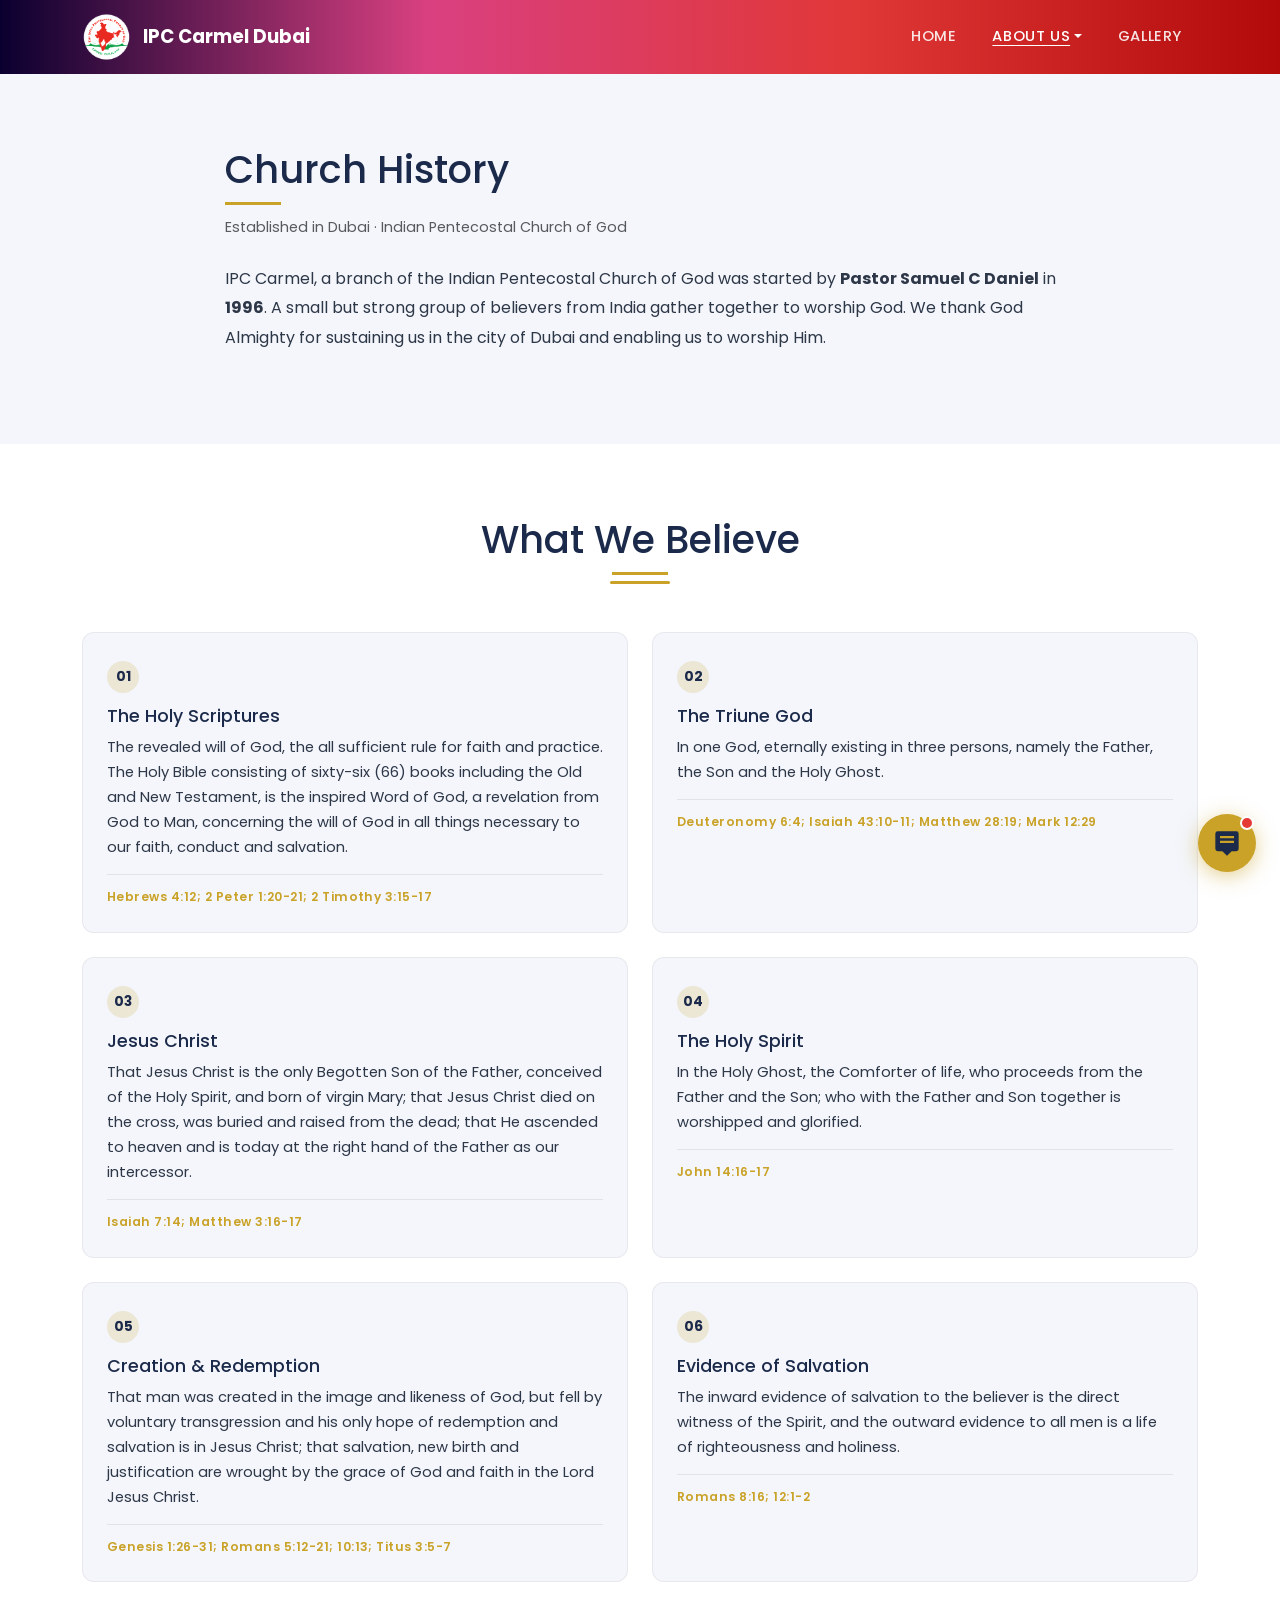
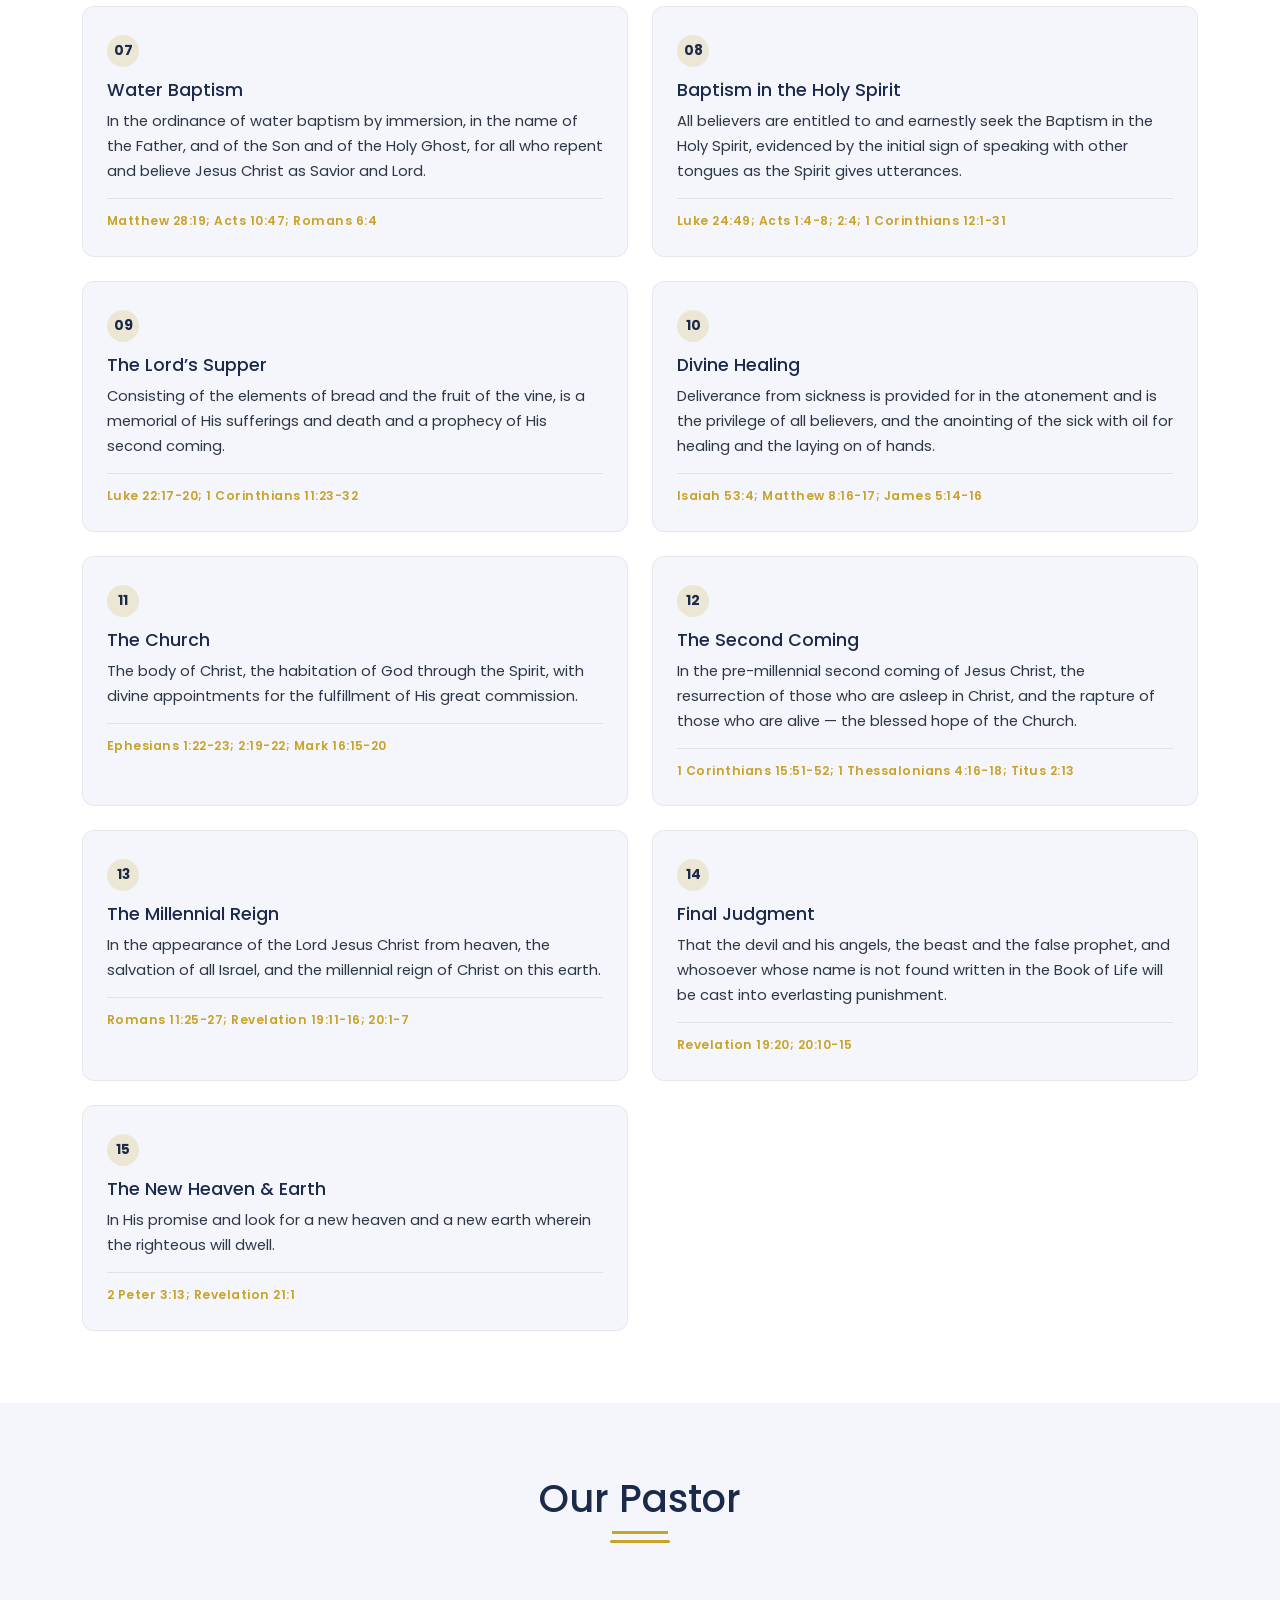
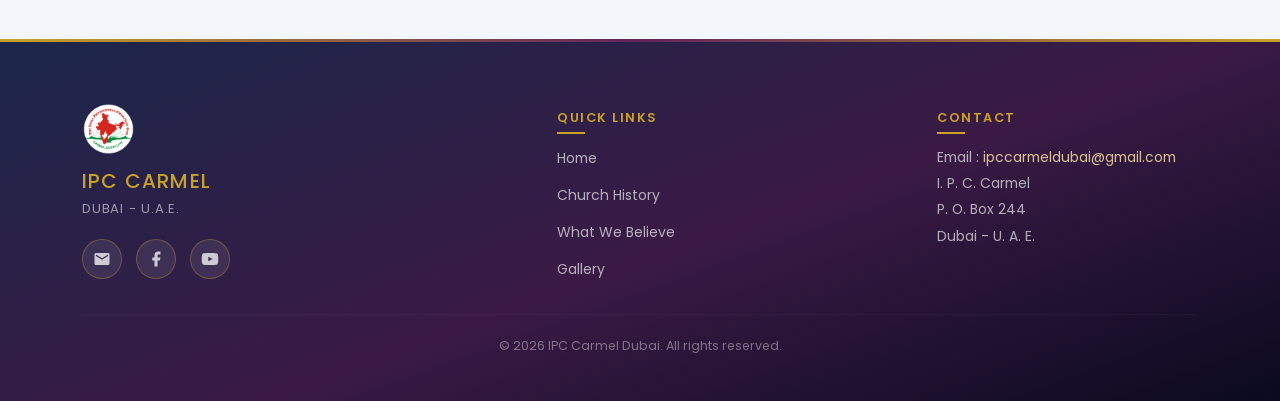
<file: about.html>
<!DOCTYPE html>
<html lang="en">
<head>
  <meta charset="UTF-8">
  <meta name="viewport" content="width=device-width, initial-scale=1.0">
  <meta name="description" content="Learn about IPC Carmel Dubai – our church history, vision, and leadership team.">
  <title>About Us – IPC Carmel Dubai</title>
  <link rel="stylesheet" href="css/bootstrap.min.css">
  <link rel="stylesheet" href="css/style.css">
</head>
<body>

  <!-- ═══════════════════════════════ NAVBAR ═══════════════════════════════ -->
  <nav class="navbar navbar-expand-lg sticky-top" aria-label="Main navigation">
    <div class="container">
      <a class="navbar-brand" href="index.html">
        <img src="images/logo/logo.png" alt="IPC Carmel Dubai logo" width="180" height="57">
        <span class="navbar-brand-text">IPC Carmel Dubai</span>
      </a>
      <button class="navbar-toggler" type="button"
              data-bs-toggle="collapse" data-bs-target="#mainNav"
              aria-controls="mainNav" aria-expanded="false" aria-label="Toggle navigation">
        <span class="navbar-toggler-icon"></span>
      </button>
      <div class="collapse navbar-collapse" id="mainNav">
        <ul class="navbar-nav ms-auto align-items-lg-center gap-lg-1">
          <li class="nav-item">
            <a class="nav-link" href="index.html">Home</a>
          </li>
          <li class="nav-item dropdown">
            <a class="nav-link dropdown-toggle active" href="#" role="button"
               data-bs-toggle="dropdown" aria-expanded="false">About Us</a>
            <ul class="dropdown-menu">
              <li><a class="dropdown-item" href="#church-history">Church History</a></li>
              <li><a class="dropdown-item" href="#what-we-believe">What We Believe</a></li>
              <li><a class="dropdown-item" href="#our-pastor">Our Pastor</a></li>
            </ul>
          </li>
          <li class="nav-item">
            <a class="nav-link" href="gallery.html">Gallery</a>
          </li>
        </ul>
      </div>
    </div>
  </nav>
  <!-- /NAVBAR -->

  <!-- ═══════════════════════════ CHURCH HISTORY ═══════════════════════════ -->
  <section class="history-section" id="church-history" aria-labelledby="historyHeading">
    <div class="container">
      <div class="row justify-content-center">
        <div class="col-12 col-lg-9">

          <div class="fade-up">
            <h2 class="section-heading" id="historyHeading">Church History</h2>
            <p class="text-muted mt-1 mb-4" style="font-size:0.9rem;">
              Established in Dubai · Indian Pentecostal Church of God
            </p>
          </div>

          <div class="history-content fade-up">
            <p>
              IPC Carmel, a branch of the Indian Pentecostal Church of God was started by
              <strong>Pastor Samuel C Daniel</strong> in <strong>1996</strong>. A small but
              strong group of believers from India gather together to worship God. We thank
              God Almighty for sustaining us in the city of Dubai and enabling us to worship Him.
            </p>
          </div>

        </div>
      </div>
    </div>
  </section>
  <!-- /CHURCH HISTORY -->

  <!-- ═══════════════════════ WHAT WE BELIEVE ═══════════════════════ -->
  <section class="believe-section" id="what-we-believe" aria-labelledby="believeHeading">
    <div class="container">
      <div class="text-center mb-5 fade-up">
        <h2 class="section-heading centered" id="believeHeading">What We Believe</h2>
        <div class="gold-divider"></div>
      </div>
      <div class="row g-4 belief-grid">
        <div class="col-12 col-md-6 fade-up">
          <div class="belief-card">
            <span class="belief-number">01</span>
            <h4>The Holy Scriptures</h4>
            <p>The revealed will of God, the all sufficient rule for faith and practice. The Holy Bible consisting of sixty-six (66) books including the Old and New Testament, is the inspired Word of God, a revelation from God to Man, concerning the will of God in all things necessary to our faith, conduct and salvation.</p>
            <span class="believe-ref">Hebrews 4:12; 2 Peter 1:20-21; 2 Timothy 3:15-17</span>
          </div>
        </div>
        <div class="col-12 col-md-6 fade-up">
          <div class="belief-card">
            <span class="belief-number">02</span>
            <h4>The Triune God</h4>
            <p>In one God, eternally existing in three persons, namely the Father, the Son and the Holy Ghost.</p>
            <span class="believe-ref">Deuteronomy 6:4; Isaiah 43:10-11; Matthew 28:19; Mark 12:29</span>
          </div>
        </div>
        <div class="col-12 col-md-6 fade-up">
          <div class="belief-card">
            <span class="belief-number">03</span>
            <h4>Jesus Christ</h4>
            <p>That Jesus Christ is the only Begotten Son of the Father, conceived of the Holy Spirit, and born of virgin Mary; that Jesus Christ died on the cross, was buried and raised from the dead; that He ascended to heaven and is today at the right hand of the Father as our intercessor.</p>
            <span class="believe-ref">Isaiah 7:14; Matthew 3:16-17</span>
          </div>
        </div>
        <div class="col-12 col-md-6 fade-up">
          <div class="belief-card">
            <span class="belief-number">04</span>
            <h4>The Holy Spirit</h4>
            <p>In the Holy Ghost, the Comforter of life, who proceeds from the Father and the Son; who with the Father and Son together is worshipped and glorified.</p>
            <span class="believe-ref">John 14:16-17</span>
          </div>
        </div>
        <div class="col-12 col-md-6 fade-up">
          <div class="belief-card">
            <span class="belief-number">05</span>
            <h4>Creation &amp; Redemption</h4>
            <p>That man was created in the image and likeness of God, but fell by voluntary transgression and his only hope of redemption and salvation is in Jesus Christ; that salvation, new birth and justification are wrought by the grace of God and faith in the Lord Jesus Christ.</p>
            <span class="believe-ref">Genesis 1:26-31; Romans 5:12-21; 10:13; Titus 3:5-7</span>
          </div>
        </div>
        <div class="col-12 col-md-6 fade-up">
          <div class="belief-card">
            <span class="belief-number">06</span>
            <h4>Evidence of Salvation</h4>
            <p>The inward evidence of salvation to the believer is the direct witness of the Spirit, and the outward evidence to all men is a life of righteousness and holiness.</p>
            <span class="believe-ref">Romans 8:16; 12:1-2</span>
          </div>
        </div>
        <div class="col-12 col-md-6 fade-up">
          <div class="belief-card">
            <span class="belief-number">07</span>
            <h4>Water Baptism</h4>
            <p>In the ordinance of water baptism by immersion, in the name of the Father, and of the Son and of the Holy Ghost, for all who repent and believe Jesus Christ as Savior and Lord.</p>
            <span class="believe-ref">Matthew 28:19; Acts 10:47; Romans 6:4</span>
          </div>
        </div>
        <div class="col-12 col-md-6 fade-up">
          <div class="belief-card">
            <span class="belief-number">08</span>
            <h4>Baptism in the Holy Spirit</h4>
            <p>All believers are entitled to and earnestly seek the Baptism in the Holy Spirit, evidenced by the initial sign of speaking with other tongues as the Spirit gives utterances.</p>
            <span class="believe-ref">Luke 24:49; Acts 1:4-8; 2:4; 1 Corinthians 12:1-31</span>
          </div>
        </div>
        <div class="col-12 col-md-6 fade-up">
          <div class="belief-card">
            <span class="belief-number">09</span>
            <h4>The Lord&rsquo;s Supper</h4>
            <p>Consisting of the elements of bread and the fruit of the vine, is a memorial of His sufferings and death and a prophecy of His second coming.</p>
            <span class="believe-ref">Luke 22:17-20; 1 Corinthians 11:23-32</span>
          </div>
        </div>
        <div class="col-12 col-md-6 fade-up">
          <div class="belief-card">
            <span class="belief-number">10</span>
            <h4>Divine Healing</h4>
            <p>Deliverance from sickness is provided for in the atonement and is the privilege of all believers, and the anointing of the sick with oil for healing and the laying on of hands.</p>
            <span class="believe-ref">Isaiah 53:4; Matthew 8:16-17; James 5:14-16</span>
          </div>
        </div>
        <div class="col-12 col-md-6 fade-up">
          <div class="belief-card">
            <span class="belief-number">11</span>
            <h4>The Church</h4>
            <p>The body of Christ, the habitation of God through the Spirit, with divine appointments for the fulfillment of His great commission.</p>
            <span class="believe-ref">Ephesians 1:22-23; 2:19-22; Mark 16:15-20</span>
          </div>
        </div>
        <div class="col-12 col-md-6 fade-up">
          <div class="belief-card">
            <span class="belief-number">12</span>
            <h4>The Second Coming</h4>
            <p>In the pre-millennial second coming of Jesus Christ, the resurrection of those who are asleep in Christ, and the rapture of those who are alive &mdash; the blessed hope of the Church.</p>
            <span class="believe-ref">1 Corinthians 15:51-52; 1 Thessalonians 4:16-18; Titus 2:13</span>
          </div>
        </div>
        <div class="col-12 col-md-6 fade-up">
          <div class="belief-card">
            <span class="belief-number">13</span>
            <h4>The Millennial Reign</h4>
            <p>In the appearance of the Lord Jesus Christ from heaven, the salvation of all Israel, and the millennial reign of Christ on this earth.</p>
            <span class="believe-ref">Romans 11:25-27; Revelation 19:11-16; 20:1-7</span>
          </div>
        </div>
        <div class="col-12 col-md-6 fade-up">
          <div class="belief-card">
            <span class="belief-number">14</span>
            <h4>Final Judgment</h4>
            <p>That the devil and his angels, the beast and the false prophet, and whosoever whose name is not found written in the Book of Life will be cast into everlasting punishment.</p>
            <span class="believe-ref">Revelation 19:20; 20:10-15</span>
          </div>
        </div>
        <div class="col-12 col-md-6 fade-up">
          <div class="belief-card">
            <span class="belief-number">15</span>
            <h4>The New Heaven &amp; Earth</h4>
            <p>In His promise and look for a new heaven and a new earth wherein the righteous will dwell.</p>
            <span class="believe-ref">2 Peter 3:13; Revelation 21:1</span>
          </div>
        </div>
      </div>
    </div>
  </section>
  <!-- /WHAT WE BELIEVE -->

  <!-- ═══════════════════════════ OUR PASTOR ═══════════════════════════ -->
  <section class="leadership-section" id="our-pastor" aria-labelledby="pastorHeading" style="background:var(--off-white);">
    <div class="container">
      <div class="text-center mb-5 fade-up">
        <h2 class="section-heading centered" id="pastorHeading">Our Pastor</h2>
        <div class="gold-divider"></div>
      </div>
      <div class="row justify-content-center g-4">
        <!--
        <div class="col-12 col-sm-8 col-md-5 col-lg-4 fade-up">
          <div class="pastor-card">
            <div class="pastor-photo-placeholder" role="img" aria-label="Pastor photo placeholder">
              <span aria-hidden="true" style="font-size:4rem;color:rgba(201,162,39,0.6);">&#128100;</span>
              <p>Pastor Photo</p>
            </div>
            <div class="pastor-info">
              <p class="pastor-title">Senior Pastor</p>
              <h3>Pastor Samuel C. Daniel</h3>
              <p>Founder and Senior Pastor of IPC Carmel Dubai since 1996. Under his faithful leadership, the congregation has grown from a small gathering of believers into a thriving community of faith, serving the Malayalam-speaking community in Dubai with love and dedication.</p>
            </div>
          </div>
        </div>
        -->
      </div>
    </div>
  </section>
  <!-- /OUR PASTOR -->

  <!-- ═══════════════════════════════ FOOTER ═══════════════════════════════ -->
  <footer class="site-footer" aria-label="Site footer">
    <div class="container">
      <div class="row g-4 justify-content-between align-items-start">
        <div class="col-12 col-md-5 col-lg-4">
          <div class="footer-brand">
            <img src="images/logo/logo.png" alt="IPC Carmel Dubai logo" width="160" height="51">
            <h5>IPC Carmel</h5>
            <p>Dubai - U.A.E.</p>
          </div>
          <div class="footer-social">
            <a href="mailto:ipccarmeldubai@gmail.com" aria-label="Email IPC Carmel Dubai">
              <svg width="18" height="18" viewBox="0 0 24 24" fill="currentColor" aria-hidden="true">
                <path d="M20 4H4a2 2 0 0 0-2 2v12a2 2 0 0 0 2 2h16a2 2 0 0 0 2-2V6a2 2 0 0 0-2-2zm0 4-8 5-8-5V6l8 5 8-5v2z"/>
              </svg>
            </a>
            <a href="https://www.facebook.com/p/IPC-Carmel-Church-Dubai-100064395893079/" target="_blank" rel="noopener noreferrer" aria-label="IPC Carmel Dubai on Facebook">
              <svg width="18" height="18" viewBox="0 0 24 24" fill="currentColor" aria-hidden="true">
                <path d="M18 2h-3a5 5 0 0 0-5 5v3H7v4h3v8h4v-8h3l1-4h-4V7a1 1 0 0 1 1-1h3z"/>
              </svg>
            </a>
            <a href="http://www.youtube.com/@ipccarmeldubai" target="_blank" rel="noopener noreferrer" aria-label="IPC Carmel Dubai on YouTube">
              <svg width="18" height="18" viewBox="0 0 24 24" fill="currentColor" aria-hidden="true">
                <path d="M22.54 6.42a2.78 2.78 0 0 0-1.95-1.96C18.88 4 12 4 12 4s-6.88 0-8.59.46A2.78 2.78 0 0 0 1.46 6.42 29 29 0 0 0 1 12a29 29 0 0 0 .46 5.58a2.78 2.78 0 0 0 1.95 1.96C5.12 20 12 20 12 20s6.88 0 8.59-.46a2.78 2.78 0 0 0 1.95-1.96A29 29 0 0 0 23 12a29 29 0 0 0-.46-5.58zM9.75 15.02V8.98L15.5 12l-5.75 3.02z"/>
              </svg>
            </a>
          </div>
        </div>
        <div class="col-6 col-md-3">
          <h6 class="footer-heading">Quick Links</h6>
          <ul class="footer-links">
            <li><a href="index.html">Home</a></li>
            <li><a href="#church-history">Church History</a></li>
            <li><a href="#what-we-believe">What We Believe</a></li>
            <li><a href="gallery.html">Gallery</a></li>
          </ul>
        </div>
        <div class="col-6 col-md-3">
          <h6 class="footer-heading">Contact</h6>
          <address class="footer-contact">
            Email : <a href="mailto:ipccarmeldubai@gmail.com">ipccarmeldubai@gmail.com</a><br>
            I. P. C. Carmel<br>
            P. O. Box 244<br>
            Dubai - U. A. E.
          </address>
        </div>
      </div>
      <hr class="footer-divider">
      <p class="footer-copy">&copy; <span id="footerYear"></span> IPC Carmel Dubai. All rights reserved.</p>
    </div>
  </footer>
  <!-- /FOOTER -->

  <script src="js/bootstrap.bundle.min.js"></script>
  <script src="js/main.js"></script>
  <script src="js/chatbot.js"></script>
  <script>document.getElementById('footerYear').textContent = new Date().getFullYear();</script>
</body>
</html>
</file>
<file: css/style.css>
﻿/* =========================================================
   IPC Carmel Dubai â€“ Custom Stylesheet
   Theme: Deep Navy #1B2A4A  |  Gold #C9A227
   ========================================================= */

/* ---------- Google Fonts (local fallback to system serif) ---------- */
@import url('https://fonts.googleapis.com/css2?family=Poppins:wght@300;400;500;600;700&display=swap');

/* ---------- CSS Variables ---------- */
:root {
  --navy:      #1B2A4A;
  --navy-dark: #111d33;
  --navy-mid:  #243660;
  --gold:      #C9A227;
  --gold-light:#e0b93a;
  --white:     #ffffff;
  --off-white: #f4f6fb;
  --text:      #2d3748;
  --text-muted:#6b7280;
  --serif:     'Poppins', system-ui, sans-serif;
  --sans:      'Poppins', system-ui, sans-serif;
  --radius:    8px;
  --shadow:    0 4px 24px rgba(0,0,0,0.10);
  --shadow-lg: 0 8px 40px rgba(0,0,0,0.16);
  --transition:0.3s ease;
}

/* ---------- Reset & Base ---------- */
*, *::before, *::after { box-sizing: border-box; }

html { scroll-behavior: smooth; }

body {
  font-family: var(--sans);
  color: var(--text);
  background: var(--white);
  line-height: 1.7;
  font-size: 16px;
  overflow-x: hidden;
}

h1, h2, h3, h4, h5 {
  font-family: var(--serif);
  color: var(--navy);
  line-height: 1.25;
}

a { color: var(--gold); text-decoration: none; transition: color var(--transition); }
a:hover { color: var(--gold-light); }

img { max-width: 100%; height: auto; display: block; }

/* ---------- Utility ---------- */
.text-gold  { color: var(--gold) !important; }
.text-navy  { color: var(--navy) !important; }
.bg-navy    { background-color: var(--navy) !important; }
.bg-gold    { background-color: var(--gold) !important; }
.bg-off     { background-color: var(--off-white) !important; }

.section-heading {
  font-family: var(--serif);
  font-size: clamp(1.6rem, 3vw, 2.4rem);
  color: var(--navy);
  position: relative;
  display: inline-block;
  margin-bottom: 0.4rem;
}
.section-heading::after {
  content: '';
  display: block;
  width: 56px;
  height: 3px;
  background: var(--gold);
  margin-top: 8px;
}
.section-heading.centered::after { margin-left: auto; margin-right: auto; }

.section-wrap { padding: 72px 0; }
.section-wrap-sm { padding: 48px 0; }

/* ---------- Navbar ---------- */
.navbar {
  background: linear-gradient(to right, #0a002f, #d94080, #e03737, #b20a0a) !important;
}

.navbar-brand {
  display: flex;
  align-items: center;
  gap: 12px;
}
.navbar-brand img {
  height: 48px;
  width: auto;
  filter: brightness(1.1);
}
.navbar-brand-text {
  font-family: var(--serif);
  font-size: 1.15rem;
  font-weight: 700;
  color: #ffffff;
  white-space: nowrap;
  line-height: 1.1;
}

.navbar-nav .nav-link {
  font-family: var(--sans);
  font-weight: 500;
  font-size: 0.92rem;
  color: rgba(255,255,255,0.88) !important;
  letter-spacing: 0.04em;
  padding: 0.5rem 1rem !important;
  transition: color var(--transition);
  text-transform: uppercase;
}
.navbar-nav .nav-link:hover,`r`n.navbar-nav .nav-link.active { color: #ffffff !important; text-decoration: underline; text-underline-offset: 4px; }

.navbar-toggler {
  border: 1.5px solid var(--gold);
  padding: 4px 8px;
}
.navbar-toggler-icon {
  background-image: url("data:image/svg+xml,%3csvg xmlns='http://www.w3.org/2000/svg' viewBox='0 0 30 30'%3e%3cpath stroke='%23C9A227' stroke-linecap='round' stroke-miterlimit='10' stroke-width='2' d='M4 7h22M4 15h22M4 23h22'/%3e%3c/svg%3e");
}

.dropdown-menu {
  background: var(--navy-dark);
  border: 1px solid rgba(201,162,39,0.3);
  border-radius: var(--radius);
  min-width: 200px;
  margin-top: 4px;
  padding: 6px 0;
}
.dropdown-item {
  color: rgba(255,255,255,0.85) !important;
  font-size: 0.88rem;
  font-weight: 400;
  padding: 8px 20px;
  transition: background var(--transition), color var(--transition);
}
.dropdown-item:hover, .dropdown-item:focus {
  background: rgba(201,162,39,0.15) !important;
  color: var(--gold) !important;
}

/* ---------- Hero Section ---------- */
.hero {
  position: relative;
  width: 100%;
  height: 72vh;
  min-height: 420px;
  max-height: 720px;
  overflow: hidden;
  background: linear-gradient(135deg, var(--navy) 0%, var(--navy-mid) 60%, #2a4a7a 100%);
  border-bottom: 6px solid var(--gold);
  box-shadow: 0 6px 0 var(--gold);
}

.hero-video-wrap {
  position: absolute;
  inset: 0;
  overflow: hidden;
}

.hero-video {
  position: absolute;
  inset: 0;
  width: 100%;
  height: 100%;
  object-fit: cover;
  opacity: 0;
  transition: opacity 1s ease;
  z-index: 1;
}
.hero-video.active { opacity: 1; z-index: 2; }

/* Dark overlay for readability */
.hero-overlay {
  position: absolute;
  inset: 0;
  z-index: 3;
}

/* Base dark gradient */
.hero-overlay::before {
  content: '';
  position: absolute;
  inset: 0;
  background: linear-gradient(
    to bottom,
    rgba(0,0,0,0.35) 0%,
    rgba(0,0,0,0.55) 100%
  );
}

/* Diagonal scan-line shade effect */
.hero-overlay::after {
  content: '';
  position: absolute;
  inset: 0;
  background: repeating-linear-gradient(
    -45deg,
    rgba(0,0,0,0.08) 0px,
    rgba(0,0,0,0.08) 1px,
    transparent      1px,
    transparent      6px
  );
}

/* Fixed text â€“ sits above videos and overlay */
.hero-text {
  position: absolute;
  inset: 0;
  z-index: 4;
  display: flex;
  flex-direction: column;
  align-items: center;
  justify-content: center;
  text-align: center;
  padding: 1rem;
  padding-top: 60px; /* nudge text down toward true center */
  pointer-events: none;
}

.hero-text .welcome-label {
  font-family: var(--sans);
  font-size: clamp(0.75rem, 1.8vw, 0.95rem);
  font-weight: 500;
  letter-spacing: 0.3em;
  text-transform: uppercase;
  color: var(--white);
  margin-bottom: 10px;
  opacity: 0.85;
}

.hero-text h1 {
  font-family: var(--serif);
  font-size: clamp(2.4rem, 7vw, 5.8rem);
  font-weight: 700;
  color: var(--white);
  margin: 0;
  text-shadow: none;
  line-height: 1.1;
}

.hero-text .hero-subtitle { display: none; }

.hero-service-info {
  margin-top: 14px;
  font-family: var(--sans);
  font-size: clamp(0.78rem, 1.6vw, 0.95rem);
  color: rgba(255,255,255,0.82);
  font-weight: 400;
  letter-spacing: 0.04em;
}

/* Hero video indicator dots */
.hero-dots {
  position: absolute;
  bottom: 28px;
  left: 50%;
  transform: translateX(-50%);
  z-index: 5;
  display: flex;
  gap: 10px;
}
.hero-dot {
  width: 10px;
  height: 10px;
  border-radius: 50%;
  background: rgba(255,255,255,0.4);
  border: 1.5px solid rgba(255,255,255,0.6);
  cursor: pointer;
  transition: background var(--transition), transform var(--transition);
}
.hero-dot.active {
  background: var(--gold);
  border-color: var(--gold);
  transform: scale(1.25);
}

/* ---------- What We Believe ---------- */
.believe-section {
  padding: 72px 0;
  background: var(--white);
}
.belief-card {
  position: relative;
  background: var(--off-white);
  border-radius: 12px;
  padding: 28px 24px 24px;
  height: 100%;
  border: 1px solid rgba(0,0,0,0.06);
  transition: transform var(--transition), box-shadow var(--transition), background var(--transition);
}
.belief-card:hover {
  transform: translateY(-3px);
  box-shadow: var(--shadow);
  background: var(--white);
}
.belief-number {
  display: inline-block;
  font-family: var(--serif);
  font-size: 0.85rem;
  font-weight: 700;
  color: var(--navy);
  background: rgba(201,162,39,0.18);
  border-radius: 50%;
  width: 32px;
  height: 32px;
  line-height: 32px;
  text-align: center;
  margin-bottom: 12px;
}
.belief-card h4 {
  font-family: var(--serif);
  font-size: 1.1rem;
  color: var(--navy);
  margin: 0 0 8px;
}
.belief-card p {
  font-size: 0.92rem;
  color: var(--text);
  line-height: 1.7;
  margin: 0;
}
.believe-ref {
  display: block;
  margin-top: 14px;
  padding-top: 12px;
  border-top: 1px solid rgba(0,0,0,0.08);
  font-size: 0.76rem;
  font-weight: 600;
  color: var(--gold);
  font-family: var(--sans);
  letter-spacing: 0.04em;
}

/* ---------- Church Programs ---------- */
.programs-section {
  padding: 72px 0;
  background: var(--off-white);
}
.program-card {
  background: var(--white);
  border-radius: 14px;
  overflow: hidden;
  text-align: left;
  height: 100%;
  box-shadow: 0 2px 10px rgba(0,0,0,0.06);
  border: 2px solid #60245c;
  display: flex;
  flex-direction: column;
  align-items: stretch;
  transition: transform var(--transition), box-shadow var(--transition), border-color var(--transition);
}
.program-card:hover {
  transform: translateY(-4px);
  box-shadow: 0 10px 24px rgba(0,0,0,0.1);
  border-color: var(--gold);
}
.program-card-top {
  background: linear-gradient(135deg, #1B274A 0%, #562460 100%);
  padding: 16px 24px;
}
.program-card-top h5 {
  font-family: var(--serif);
  font-size: 1.15rem;
  color: var(--gold);
  margin: 0;
}
.program-card-body {
  background: linear-gradient(160deg, rgba(255,255,255,0.55) 0%, rgba(244,238,219,0.55) 100%);
  backdrop-filter: blur(12px);
  -webkit-backdrop-filter: blur(12px);
  border-top: 1px solid rgba(255,255,255,0.5);
  padding: 20px 24px 24px;
  flex: 1;
  display: flex;
  flex-direction: column;
}
.program-meta {
  display: flex;
  flex-direction: column;
  gap: 8px;
}
.program-row {
  display: flex;
  justify-content: space-between;
  align-items: baseline;
  gap: 12px;
  font-size: 0.85rem;
  line-height: 1.4;
}
.program-label {
  flex-shrink: 0;
  font-size: 0.72rem;
  font-weight: 600;
  color: var(--text-muted);
  text-transform: uppercase;
  letter-spacing: 0.06em;
}
.program-value {
  color: var(--navy);
  font-weight: 500;
  text-align: right;
}
@media (max-width: 575.98px) {
  .program-row {
    flex-direction: column;
    align-items: flex-start;
    gap: 2px;
  }
  .program-value {
    text-align: left;
  }
}

/* ---------- Vision Section ---------- */
.vision-section {
  padding: 64px 0 56px;
  background: linear-gradient(135deg, #0a002f 0%, #4A1B1B 55%, var(--navy-mid) 100%);
}
.vision-section .section-heading {
  color: var(--white);
}
.vision-section .section-heading::after {
  background: var(--gold);
  margin: 8px auto 0;
}
.vision-card {
  background: rgba(255,255,255,0.06);
  border: 1.5px solid rgba(201,162,39,0.35);
  border-radius: 12px;
  padding: 32px 28px;
  text-align: center;
  height: 100%;
  display: flex;
  flex-direction: column;
  align-items: center;
  gap: 14px;
  transition: background var(--transition), border-color var(--transition);
}
.vision-card:hover {
  background: rgba(201,162,39,0.1);
  border-color: var(--gold);
}
.vision-icon {
  font-size: 2rem;
  color: var(--gold);
  line-height: 1;
}
.vision-card p {
  font-family: var(--serif);
  font-size: 1.05rem;
  color: rgba(255,255,255,0.88);
  line-height: 1.75;
  margin: 0;
  font-style: italic;
}
.vision-ref {
  font-family: var(--sans);
  font-size: 0.8rem;
  font-weight: 600;
  color: var(--gold);
  letter-spacing: 0.1em;
  text-transform: uppercase;
  margin-top: auto;
}

/* ---------- Intro + Events Row ---------- */
.two-col-section { padding: 48px 0 56px; background: var(--off-white); }

.media-card {
  background: var(--white);
  border-radius: var(--radius);
  overflow: hidden;
  box-shadow: var(--shadow);
  display: flex;
  flex-direction: column;
  transition: box-shadow var(--transition), transform var(--transition);
}
.media-card.h-100 { height: 100%; }
.media-card:hover {
  box-shadow: var(--shadow-lg);
  transform: translateY(-3px);
}

.media-card-header {
  background: linear-gradient(135deg, #301B4A 0%, #60245c 100%);
  padding: 14px 20px;
  display: flex;
  align-items: center;
  gap: 10px;
  flex-shrink: 0;
}
.media-card-header h3 {
  font-family: var(--sans);
  font-size: 0.92rem;
  font-weight: 600;
  color: var(--gold);
  margin: 0;
  text-transform: uppercase;
  letter-spacing: 0.08em;
}
.media-card-header .card-icon {
  color: var(--gold);
  font-size: 1.1rem;
}

.media-card-body { padding: 0; }

.yt-iframe-wrap {
  position: relative;
  padding-bottom: 56.25%;
  height: 0;
  overflow: hidden;
  flex-shrink: 0;
}
.yt-iframe-wrap iframe {
  position: absolute;
  top: 0; left: 0;
  width: 100%; height: 100%;
  border: none;
}

.event-img-wrap {
  position: relative;
  overflow: hidden;
  flex-shrink: 0;
}
.event-img-wrap img {
  width: 100%;
  height: 280px;
  object-fit: cover;
  display: block;
  transition: transform 0.5s ease;
}
.event-img-wrap:hover img { transform: scale(1.03); }

.event-img-placeholder {
  width: 100%;
  height: 280px;
  background: linear-gradient(135deg, #301B4A 0%, #60245c 100%);
  display: flex;
  flex-direction: column;
  align-items: center;
  justify-content: center;
  gap: 8px;
  text-align: center;
  padding: 20px;
}
.event-img-placeholder span { font-size: 2.5rem; }
.event-img-placeholder p {
  color: var(--gold);
  font-family: var(--serif);
  font-size: 1rem;
  margin: 0;
}
.event-img-placeholder small {
  color: rgba(255,255,255,0.4);
  font-size: 0.72rem;
}

.event-info {
  padding: 20px 22px 24px;
  flex: 1;
}
.event-info .event-date {
  font-size: 0.78rem;
  font-weight: 600;
  color: var(--gold);
  text-transform: uppercase;
  letter-spacing: 0.08em;
  margin-bottom: 6px;
}
.event-info h4 {
  font-family: var(--serif);
  font-size: 1.2rem;
  color: var(--navy);
  margin-bottom: 6px;
}
.event-info p {
  font-size: 0.88rem;
  color: var(--text-muted);
  margin: 0;
}

/* ---------- YouTube Spotlight ---------- */
.spotlight-section {
  padding: 72px 0;
  background: var(--white);
}

.yt-card {
  background: var(--white);
  border-radius: var(--radius);
  overflow: hidden;
  box-shadow: var(--shadow);
  transition: box-shadow var(--transition), transform var(--transition);
}
.yt-card:hover {
  box-shadow: var(--shadow-lg);
  transform: translateY(-4px);
}
.yt-card-label {
  padding: 12px 16px 14px;
  background: linear-gradient(135deg, #1B274A 0%, #562460 100%);
}
.yt-card-label p {
  margin: 0;
  font-size: 0.83rem;
  font-weight: 500;
  color: rgba(255,255,255,0.85);
  font-family: var(--sans);
}

/* ---------- Section Divider ---------- */
.gold-divider {
  width: 60px;
  height: 3px;
  background: var(--gold);
  margin: 0 auto 40px;
  border-radius: 2px;
}

/* ---------- Footer ---------- */
.site-footer {
  background: linear-gradient(160deg, #1B274A 0%, #3a1a45 55%, #0a0a1f 100%) !important;
  padding: 64px 0 28px;
  position: relative;
}
.site-footer::before {
  content: '';
  position: absolute;
  top: 0;
  left: 0;
  right: 0;
  height: 3px;
  background: linear-gradient(to right, var(--gold), #60245c, var(--gold));
}
.footer-heading {
  position: relative;
  display: inline-block;
  color: var(--gold);
  font-size: 0.8rem;
  text-transform: uppercase;
  letter-spacing: 0.12em;
  margin-bottom: 18px;
  font-family: var(--sans);
  font-weight: 600;
}
.footer-heading::after {
  content: '';
  position: absolute;
  left: 0;
  bottom: -8px;
  width: 28px;
  height: 2px;
  background: var(--gold);
}
.footer-links {
  list-style: none;
  padding: 0;
  margin: 0;
  display: flex;
  flex-direction: column;
  gap: 10px;
}
.footer-links a {
  color: rgba(255,255,255,0.65);
  font-size: 0.87rem;
  transition: color var(--transition), padding-left var(--transition);
}
.footer-links a:hover {
  color: var(--gold-light);
  padding-left: 4px;
}
.footer-contact {
  font-style: normal;
  font-size: 0.87rem;
  color: rgba(255,255,255,0.65);
  line-height: 1.9;
  margin: 0;
}
.footer-contact a {
  color: #dac293;
}

.footer-brand img {
  height: 52px;
  width: auto;
  margin-bottom: 14px;
}
.footer-brand h5 {
  font-family: var(--serif);
  font-size: 1.25rem;
  color: var(--gold);
  text-transform: uppercase;
  letter-spacing: 0.06em;
  margin-bottom: 4px;
}
.footer-brand p {
  font-size: 0.82rem;
  color: rgba(255,255,255,0.55);
  text-transform: uppercase;
  letter-spacing: 0.06em;
  margin: 0;
}

.footer-social {
  display: flex;
  gap: 14px;
  margin-top: 18px;
  align-items: center;
}
.footer-social a {
  display: flex;
  align-items: center;
  justify-content: center;
  width: 40px;
  height: 40px;
  border-radius: 50%;
  background: rgba(255,255,255,0.08);
  border: 1.5px solid rgba(201,162,39,0.35);
  color: rgba(255,255,255,0.75);
  font-size: 1.1rem;
  transition: background var(--transition), border-color var(--transition), color var(--transition), transform var(--transition);
  text-decoration: none;
}
.footer-social a:hover {
  background: var(--gold);
  border-color: var(--gold);
  color: var(--navy);
  transform: translateY(-2px);
}

.footer-divider {
  border-color: rgba(255,255,255,0.1);
  margin: 32px 0 20px;
}
.footer-copy {
  font-size: 0.78rem;
  color: rgba(255,255,255,0.4);
  text-align: center;
}

/* ---------- About Page ---------- */
.history-section { padding: 72px 0; background: var(--off-white); }

.history-content p {
  font-size: 1rem;
  color: var(--text);
  margin-bottom: 1.2rem;
  line-height: 1.85;
}

.history-accent {
  border-left: 4px solid var(--gold);
  padding-left: 20px;
  margin: 28px 0;
  font-style: italic;
  color: var(--navy);
  font-family: var(--serif);
  font-size: 1.1rem;
}

.leadership-section { padding: 72px 0; background: var(--white); }

.pastor-card {
  background: var(--white);
  border-radius: 12px;
  overflow: hidden;
  box-shadow: var(--shadow-lg);
  max-width: 380px;
  margin: 0 auto;
  transition: transform var(--transition), box-shadow var(--transition);
}
.pastor-card:hover {
  transform: translateY(-5px);
  box-shadow: 0 16px 48px rgba(0,0,0,0.18);
}
.pastor-photo {
  width: 100%;
  height: 300px;
  object-fit: cover;
  background: linear-gradient(135deg, var(--navy) 0%, var(--navy-mid) 100%);
}
.pastor-photo-placeholder {
  width: 100%;
  height: 300px;
  background: linear-gradient(135deg, var(--navy) 0%, var(--navy-mid) 100%);
  display: flex;
  flex-direction: column;
  align-items: center;
  justify-content: center;
  gap: 12px;
}
.pastor-photo-placeholder span {
  font-size: 5rem;
  color: rgba(201,162,39,0.6);
  line-height: 1;
}
.pastor-photo-placeholder p {
  font-size: 0.8rem;
  color: rgba(255,255,255,0.5);
  margin: 0;
  font-family: var(--sans);
}
.pastor-info {
  padding: 24px 28px 28px;
  text-align: center;
}
.pastor-info .pastor-title {
  font-size: 0.78rem;
  font-weight: 600;
  text-transform: uppercase;
  letter-spacing: 0.12em;
  color: var(--gold);
  margin-bottom: 6px;
}
.pastor-info h3 {
  font-size: 1.55rem;
  color: var(--navy);
  margin-bottom: 8px;
}
.pastor-info p {
  font-size: 0.9rem;
  color: var(--text-muted);
  margin: 0;
  line-height: 1.7;
}

/* ---------- Gallery Page ---------- */
.gallery-section { padding: 64px 0; background: var(--off-white); }

.gallery-grid .col { margin-bottom: 20px; }

.gallery-item {
  position: relative;
  border-radius: var(--radius);
  overflow: hidden;
  box-shadow: var(--shadow);
  cursor: pointer;
  aspect-ratio: 4/3;
  background: var(--navy);
}
.gallery-item img {
  width: 100%;
  height: 100%;
  object-fit: cover;
  transition: transform 0.5s ease, filter 0.5s ease;
  display: block;
}
.gallery-item:hover img {
  transform: scale(1.07);
  filter: brightness(0.75);
}
.gallery-item-overlay {
  position: absolute;
  inset: 0;
  display: flex;
  align-items: center;
  justify-content: center;
  opacity: 0;
  transition: opacity var(--transition);
}
.gallery-item:hover .gallery-item-overlay { opacity: 1; }
.gallery-item-overlay span {
  font-size: 2rem;
  color: var(--gold);
  filter: drop-shadow(0 2px 6px rgba(0,0,0,0.5));
}

/* Lightbox */
.lightbox-overlay {
  display: none;
  position: fixed;
  inset: 0;
  background: rgba(0,0,0,0.92);
  z-index: 9999;
  align-items: center;
  justify-content: center;
  padding: 20px;
}
.lightbox-overlay.open { display: flex; }
.lightbox-inner {
  position: relative;
  max-width: 90vw;
  max-height: 88vh;
}
.lightbox-inner img {
  max-width: 100%;
  max-height: 85vh;
  object-fit: contain;
  border-radius: var(--radius);
  box-shadow: 0 8px 60px rgba(0,0,0,0.7);
}
.lightbox-close {
  position: absolute;
  top: -14px;
  right: -14px;
  width: 36px;
  height: 36px;
  border-radius: 50%;
  background: var(--gold);
  color: var(--navy);
  border: none;
  font-size: 1.2rem;
  font-weight: 700;
  cursor: pointer;
  display: flex;
  align-items: center;
  justify-content: center;
  line-height: 1;
}
.lightbox-nav {
  position: absolute;
  top: 50%;
  transform: translateY(-50%);
  background: rgba(201,162,39,0.85);
  color: var(--navy);
  border: none;
  width: 40px;
  height: 40px;
  border-radius: 50%;
  font-size: 1.2rem;
  font-weight: 700;
  cursor: pointer;
  display: flex;
  align-items: center;
  justify-content: center;
  transition: background var(--transition);
}
.lightbox-nav:hover { background: var(--gold); }
.lightbox-prev { left: -52px; }
.lightbox-next { right: -52px; }

@media (max-width: 600px) {
  .lightbox-prev { left: 4px; }
  .lightbox-next { right: 4px; }
}

/* ---------- Chatbot Widget ---------- */
.chat-toggle-btn {
  position: fixed;
  bottom: 28px;
  right: 24px;
  z-index: 8000;
  width: 58px;
  height: 58px;
  border-radius: 50%;
  background: var(--gold);
  border: none;
  cursor: pointer;
  display: flex;
  align-items: center;
  justify-content: center;
  box-shadow: 0 4px 20px rgba(201,162,39,0.5);
  transition: transform var(--transition), box-shadow var(--transition);
}
.chat-toggle-btn:hover {
  transform: scale(1.1);
  box-shadow: 0 6px 28px rgba(201,162,39,0.65);
}
.chat-toggle-btn svg { width: 28px; height: 28px; fill: var(--navy); }
.chat-toggle-btn .close-icon { display: none; }
.chat-toggle-btn.open .chat-icon { display: none; }
.chat-toggle-btn.open .close-icon { display: block; }

.chat-badge {
  position: absolute;
  top: 2px;
  right: 2px;
  width: 14px;
  height: 14px;
  border-radius: 50%;
  background: #e53935;
  border: 2px solid var(--white);
  transition: opacity var(--transition);
}
.chat-toggle-btn.open .chat-badge { opacity: 0; }

.chat-window {
  position: fixed;
  bottom: 98px;
  right: 24px;
  z-index: 7999;
  width: min(360px, calc(100vw - 32px));
  background: var(--white);
  border-radius: 14px;
  box-shadow: 0 8px 50px rgba(0,0,0,0.22);
  display: flex;
  flex-direction: column;
  overflow: hidden;
  opacity: 0;
  transform: translateY(20px) scale(0.96);
  pointer-events: none;
  transition: opacity 0.25s ease, transform 0.25s ease;
  max-height: 70vh;
}
.chat-window.open {
  opacity: 1;
  transform: translateY(0) scale(1);
  pointer-events: all;
}

.chat-header {
  background: var(--navy);
  padding: 14px 18px;
  display: flex;
  align-items: center;
  gap: 10px;
}
.chat-avatar {
  width: 36px;
  height: 36px;
  border-radius: 50%;
  background: var(--gold);
  display: flex;
  align-items: center;
  justify-content: center;
  font-size: 1.1rem;
  flex-shrink: 0;
}
.chat-header-text h6 {
  margin: 0;
  color: var(--white);
  font-size: 0.9rem;
  font-weight: 600;
  font-family: var(--sans);
}
.chat-header-text span {
  font-size: 0.72rem;
  color: rgba(255,255,255,0.55);
}

.chat-messages {
  flex: 1;
  overflow-y: auto;
  padding: 16px 14px 8px;
  display: flex;
  flex-direction: column;
  gap: 10px;
  scroll-behavior: smooth;
}

.chat-bubble {
  max-width: 88%;
  padding: 10px 14px;
  border-radius: 14px;
  font-size: 0.87rem;
  line-height: 1.55;
  font-family: var(--sans);
}
.chat-bubble.bot {
  background: var(--off-white);
  color: var(--text);
  border-bottom-left-radius: 4px;
  align-self: flex-start;
  border: 1px solid rgba(0,0,0,0.07);
}
.chat-bubble.user {
  background: var(--navy);
  color: var(--white);
  border-bottom-right-radius: 4px;
  align-self: flex-end;
}

.chat-questions {
  padding: 6px 12px 14px;
  display: flex;
  flex-direction: column;
  gap: 7px;
}
.chat-q-btn {
  background: var(--white);
  border: 1.5px solid rgba(201,162,39,0.5);
  border-radius: 20px;
  padding: 8px 14px;
  font-size: 0.82rem;
  font-family: var(--sans);
  color: var(--navy);
  cursor: pointer;
  text-align: left;
  transition: background var(--transition), border-color var(--transition), color var(--transition);
  font-weight: 500;
}
.chat-q-btn:hover {
  background: var(--navy);
  border-color: var(--navy);
  color: var(--gold);
}

/* ---------- Scroll Animations ---------- */
.fade-up {
  opacity: 0;
  transform: translateY(28px);
  transition: opacity 0.6s ease, transform 0.6s ease;
}
.fade-up.visible {
  opacity: 1;
  transform: translateY(0);
}

/* Stagger delays */
.fade-up:nth-child(2) { transition-delay: 0.1s; }
.fade-up:nth-child(3) { transition-delay: 0.2s; }
.fade-up:nth-child(4) { transition-delay: 0.3s; }

/* ---------- Responsive ---------- */
@media (max-width: 768px) {
  .section-wrap { padding: 48px 0; }
  .two-col-section { padding: 32px 0; }
  .spotlight-section { padding: 40px 0; }
  .history-section, .leadership-section { padding: 40px 0; }
  .gallery-section { padding: 32px 0; }
  .hero { height: 65vh; min-height: 360px; }
  .event-img-wrap img { height: 220px; }

  /* Footer stacks cleanly */
  .site-footer .row { gap: 28px; }
  .footer-brand { text-align: center; }
  .footer-brand img { margin: 0 auto 12px; }
  .footer-social { justify-content: center; }

  /* History accent text */
  .history-accent { font-size: 1rem; }
}

@media (max-width: 576px) {
  /* Hero service info wraps neatly */
  .hero-service-info {
    font-size: 0.72rem;
    letter-spacing: 0.02em;
    padding: 0 12px;
    text-align: center;
    line-height: 1.6;
  }

  /* Two col cards full width, no side margin */
  .two-col-section .container { padding-left: 12px; padding-right: 12px; }

  /* Event info padding tighter on small screens */
  .event-info { padding: 16px 16px 20px; }

  /* Spotlight cards */
  .spotlight-section .container { padding-left: 12px; padding-right: 12px; }

  /* Pastor cards full width */
  .pastor-card { max-width: 100%; }

  /* Gallery grid 2 cols on small phones */
  .gallery-grid.row { --bs-gutter-x: 8px; --bs-gutter-y: 8px; }

  /* Lightbox nav inside image on small screens */
  .lightbox-prev { left: 4px; }
  .lightbox-next { right: 4px; }

  /* Footer columns stack to 50/50 then full */
  .site-footer .col-6 { width: 100%; }
}

@media (max-width: 480px) {
  .hero-text h1 { font-size: 2rem; }
  .navbar-brand img { height: 38px; }
  .chat-window { bottom: 90px; right: 12px; }
  .chat-toggle-btn { bottom: 20px; right: 16px; }

  /* Section headings */
  .section-heading { font-size: 1.5rem; }

  /* YouTube spotlight single column labels */
  .yt-card-label p { font-size: 0.8rem; }
}

@media (max-width: 576px) {
  .navbar-brand img { height: 34px; }
  .navbar-brand-text { font-size: 0.85rem; }
}
@media (max-width: 400px) {
  .navbar-brand img { height: 30px; }
  .navbar-brand-text { font-size: 0.72rem; }
}
@media (max-width: 360px) {
  body { font-size: 15px; }
  .hero-text h1 { font-size: 1.6rem; }
  .hero-service-info { font-size: 0.68rem; }
  .two-col-section { padding: 24px 0; }
}





/* Force active nav link to white – overrides all previous rules */
.navbar-nav .nav-link.active,
.navbar-nav .nav-link:hover,
.navbar-nav .nav-link:focus {
  color: #ffffff !important;
  text-decoration: underline !important;
  text-underline-offset: 4px !important;
}
</file>
